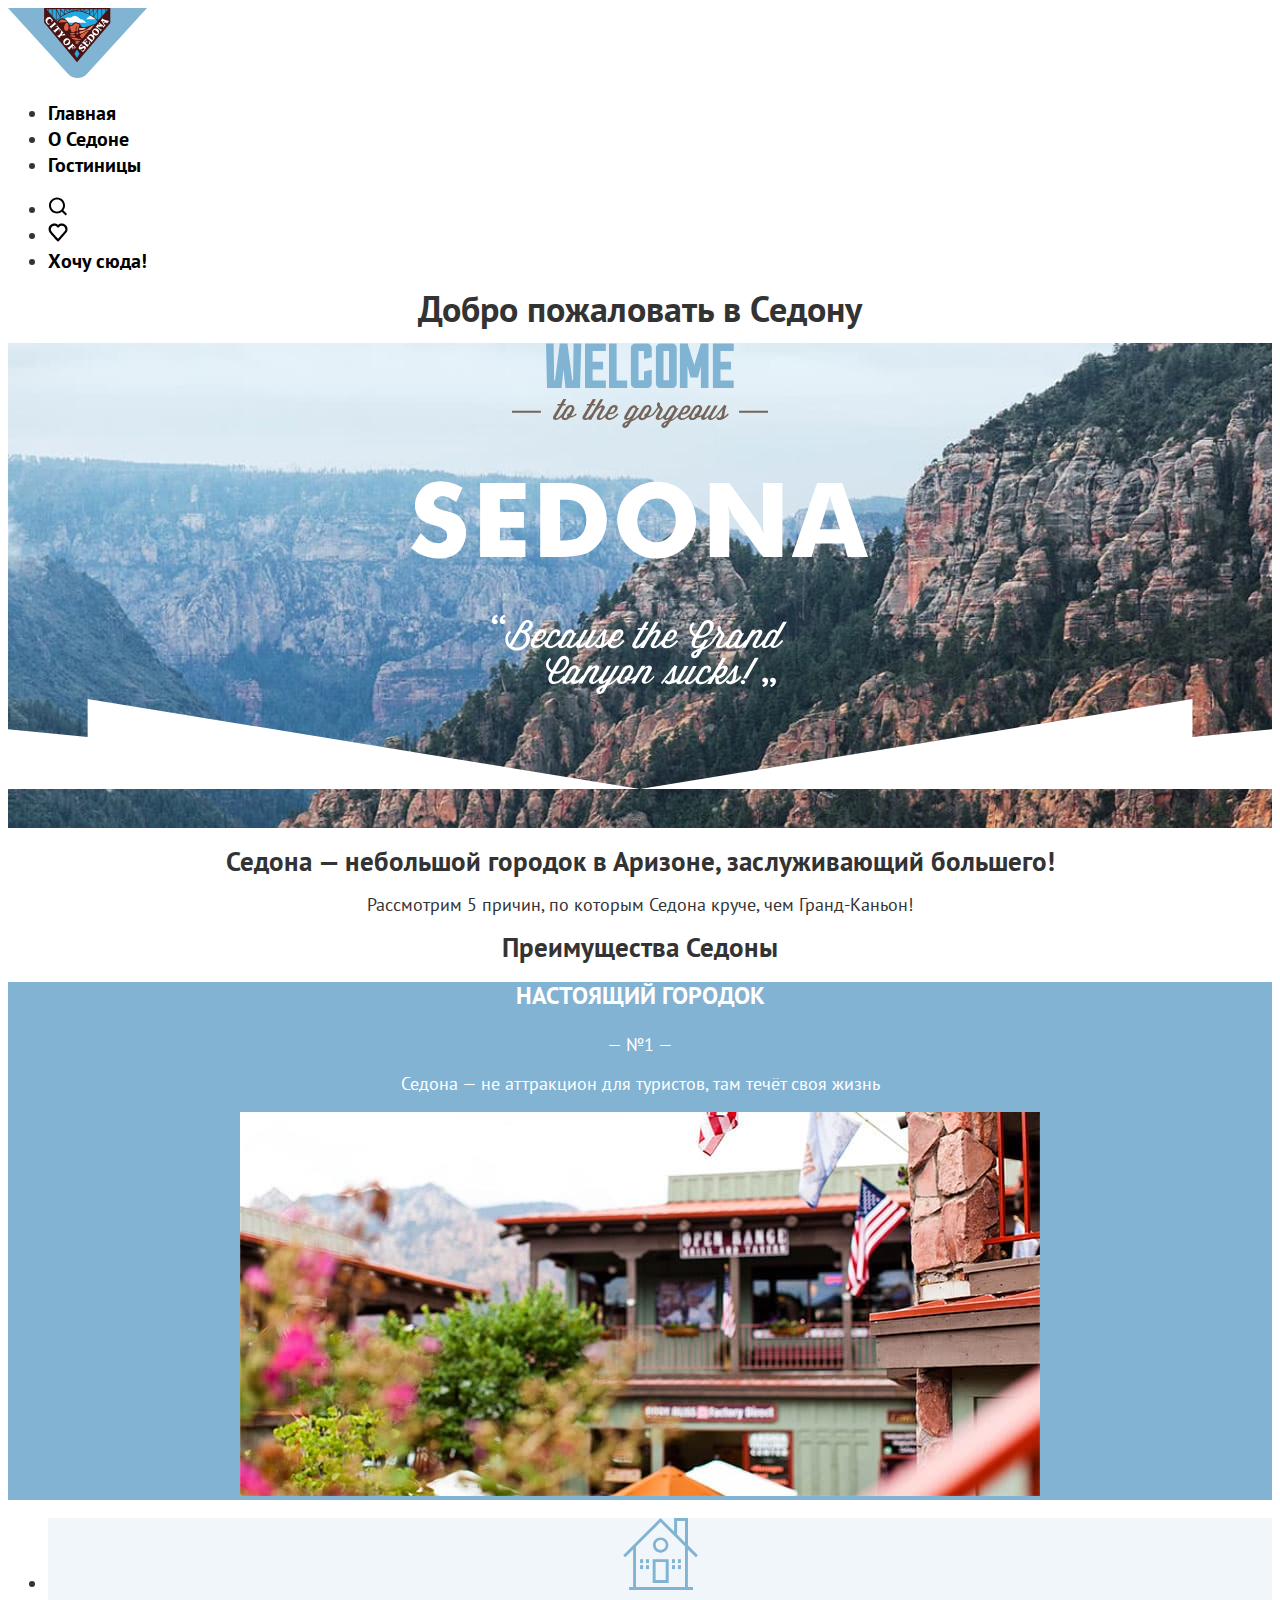
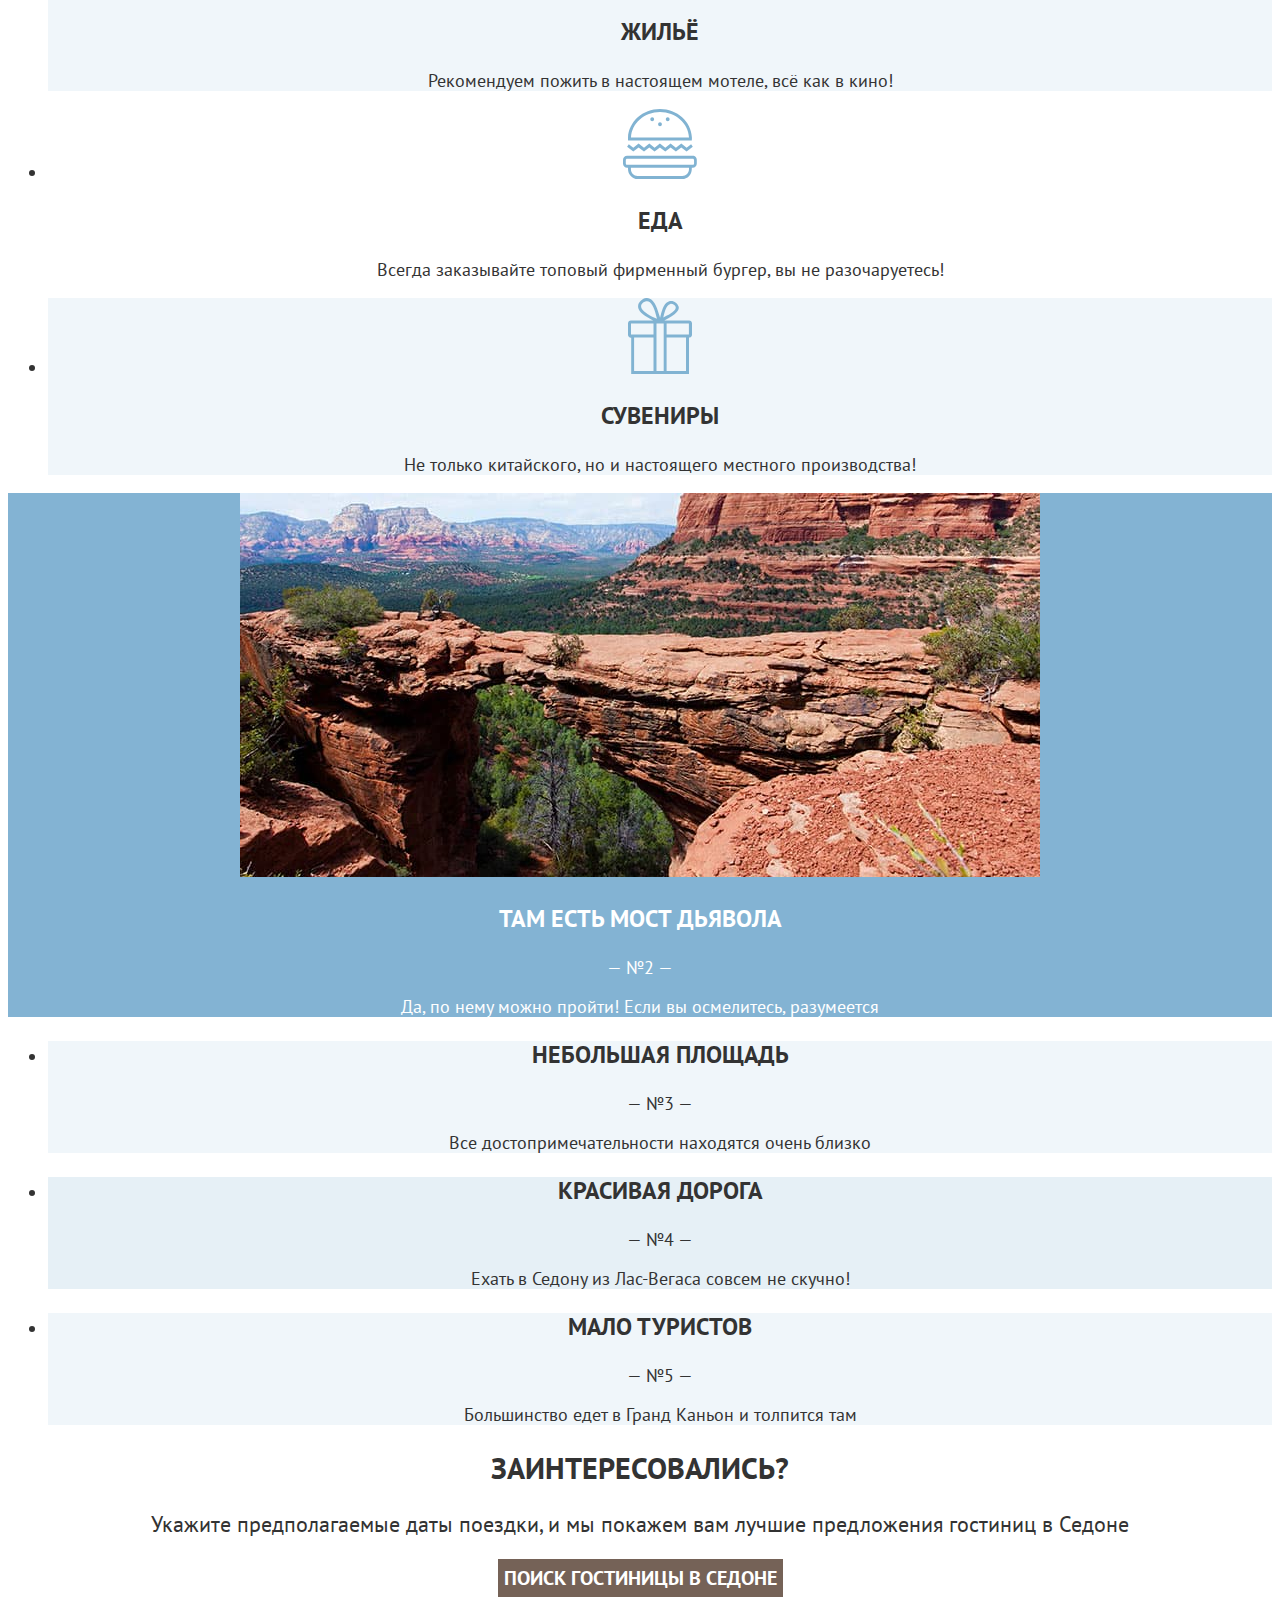
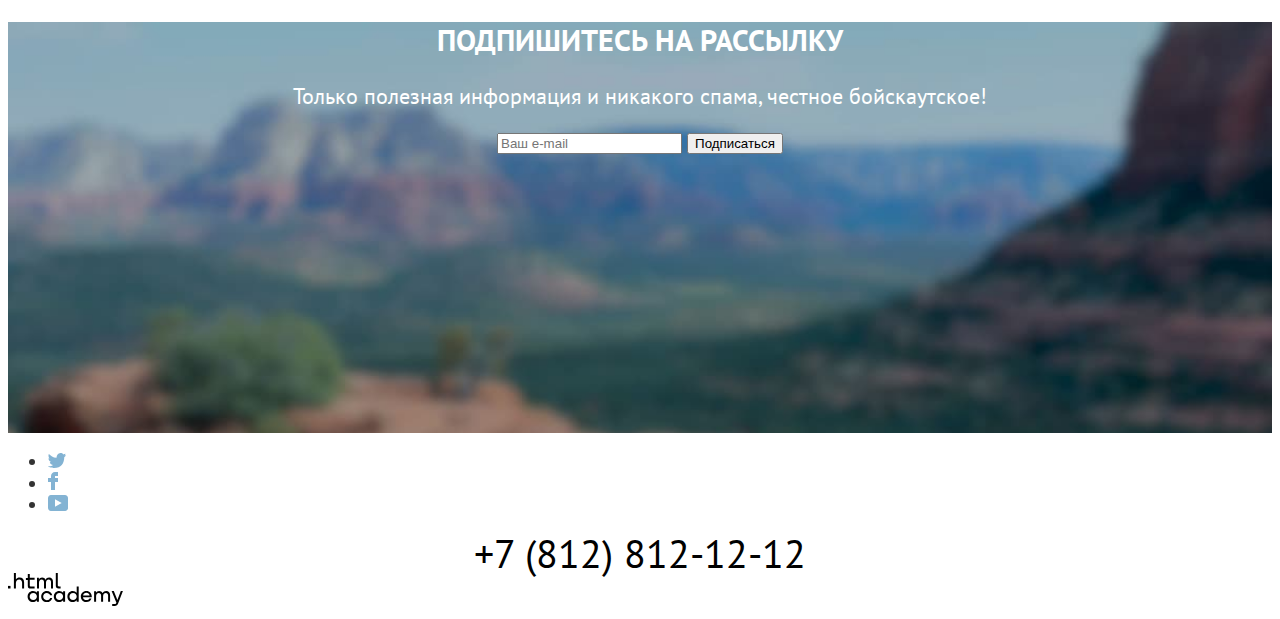
<file: 03-live-img-css/index.html>
<!DOCTYPE html>
<html lang="ru">
<head>
	<meta charset="UTF-8">
	<title>Sedona</title>
	<link rel="stylesheet" href="styles/styles.css">
</head>
<body>
	<header class="page-header">
		<img class="header-logo" width="139" height="70" src="images/logo.svg" alt="Логотип Седона">
		<nav class="navigation">
	    <ul class="navigation-list">
				<li class="navigation-item">
					<a class="navigation-link" href="index.html">Главная</a>
				</li>
				<li class="navigation-item">
					<a class="navigation-link" href="#">О Седоне</a>
				</li>
				<li class="navigation-item">
					<a class="navigation-link" href="catalog.html">Гостиницы</a>
				</li>
			</ul>
			<ul class="navigation-list navigation-buttons">
				<li class="navigation-item">
					<a class="navigation-link" href="#">
						<img class="navigation-image" width="20" height="19" src="images/icon-search.svg" alt="Поиск">
					</a>
				</li>
				<li class="navigation-item">
					<a class="navigation-link" href="#">
						<img class="navigation-image" width="20" height="19" src="images/icon-like.svg" alt="Лайк">
					</a>
				</li>
				<li class="navigation-item">
					<a class="navigation-link" href="#">Хочу сюда!</a>
				</li>
			</ul>
		</nav>
	</header>

	<main class="main-index">
		<section class="welcome">
			<h1 class="visually-hidden">Добро пожаловать в Седону</h1>
			<div class="welcome-banner">
				<img class="welcome-image" width="458" height="352" src="images/welcome.svg" alt="Добро пожаловать в Седону.">
				<img class="welcome-divider" width="1200" height="57" src="images/divider.svg" alt="Разделитель">
			</div>
			<h2 class="welcome-title">Седона — небольшой городок в Аризоне, заслуживающий большего!</h2>
			<p class="welcome-description">Рассмотрим 5 причин, по которым Седона круче, чем Гранд-Каньон!</p>
		</section>
		<section class="advantages">
			<h2 class="visually-hidden">Преимущества Седоны</h2>
			<div class="advantages-item advantages-item-1">
					<h3 class="advantages-title">Настоящий городок</h3>
					<span class="advatages-number">— №1 —</span>
					<p class="advantages-description">Седона — не аттракцион для туристов, там течёт своя жизнь</p>
					<img class="advantages-image" width="800" height="384" src="images/photo-1.jpg" alt="Настоящий городок">
			</div>
			<ul class="advantages-list">
				<li class="advantages-item advantages-item-2">
					<img class="advantages-image" width="75" height="72" src="images/icon-1.svg" alt="Жильё">
					<h3 class="advantages-title">Жильё</h3>
					<p class="advantages-description">Рекомендуем пожить в настоящем мотеле, всё как в кино!</p>
				</li>
				<li class="advantages-item advantages-item-3">
					<img class="advantages-list" width="74" height="70" src="images/icon-2.svg" alt="Еда">
					<h3 class="advantages-title">Еда</h3>
					<p class="advantages-description">Всегда заказывайте топовый фирменный бургер, вы не разочаруетесь!</p>
				</li>
				<li class="advantages-item advantages-item-4">
					<img class="advantages-list" width="64" height="76" src="images/icon-3.svg" alt="Сувениры">
					<h3 class="advantages-title">Сувениры</h3>
					<p class="advantages-description">Не только китайского, но и настоящего местного производства!</p>
				</li>
			</ul>
			<div class="advantages-item advantages-item-5">
				<img class="advantages-image" width="800" height="384" src="images/photo-2.jpg" alt="Там есть мост дьявола">
				<h3 class="advantages-title">Там есть мост дьявола</h3>
				<span class="advatages-number">— №2 —</span>
				<p class="advantages-description">Да, по нему можно пройти! Если вы осмелитесь, разумеется</p>
			</div>
			<ul class="advantages-list">
				<li class="advantages-item advantages-item-6 ">
					<h3 class="advantages-title">Небольшая площадь</h3>
					<span class="advantages-number">— №3 —</span>
					<p class="advantages-description">Все достопримечательности находятся очень близко</p>
				</li>
				<li class="advantages-item advantages-item-7">
					<h3 class="advantages-title">Красивая дорога</h3>
					<span class="advantages-number">— №4 —</span>
					<p class="advantages-description">Ехать в Седону из Лас-Вегаса совсем не скучно!</p>
				</li>
				<li class="advantages-item advantages-item-8">
					<h3 class="advantages-title">Мало туристов</h3>
					<span class="advantages-number">— №5 —</span>
					<p class="advantages-description">Большинство едет в Гранд Каньон и толпится там</p>
				</li>
			</ul>
	  </section>
		<section class="booking">
			<h2 class="booking-title">Заинтересовались?</h2>
			<p class="booking-description">Укажите предполагаемые даты поездки, и мы покажем вам лучшие предложения гостиниц в Седоне
			</p>
			<button class="booking-button">Поиск гостиницы в Седоне</button>
		</section>
	</main>

	<footer class="page-footer">
		<section class="subscription subscription-index">
			<h2 class="subscription-title">Подпишитесь на рассылку</h2>
			<p class="subscription-description">Только полезная информация и никакого спама,
			честное бойскаутское!</p>
			<form action="https://echo.htmlacademy.ru/" method="get">
				<input class="subscription-input" type="email" name="subscription" placeholder="Ваш e-mail">
				<button class="button" type="submit">Подписаться</button>
			</form>
		</section>
		<div class="footer-social">
			<ul class="footer-social-list">
				<li class="footer-social-item">
					<a class="button" href="https://twitter.com/htmlacademy_ru">
						<img src="images/social-twitter.svg" width="18" height="15" alt="Ссылка на твиттер">
					</a>
				</li>
				<li class="footer-social-item">
					<a class="button" href="https://www.facebook.com/htmlacademy">
						<img src="images/social-facebook.svg" width="10" height="18" alt="Ссылка на фейсбук">
					</a>
				</li>
				<li class="footer-social-item">
					<a class="button" href="https://www.youtube.com/c/HTMLAcademyRUS">
						<img src="images/social-youtube.svg" width="20" height="16" alt="Ссылка на ютуб">
					</a>
				</li>
			</ul>
		</div>
		<div class="footer-phone">
			<a href="tel:+78128121212">+7 (812) 812-12-12</a>
		</div>
		<div class="footer-logo">
			<a href="https://htmlacademy.ru/">
				<img class="footer-image" width="115" height="34" src="images/logo_htmlacademy.svg" alt="html academy logo">
			</a>
		</div>
	</footer>
</body>
</html>
</file>
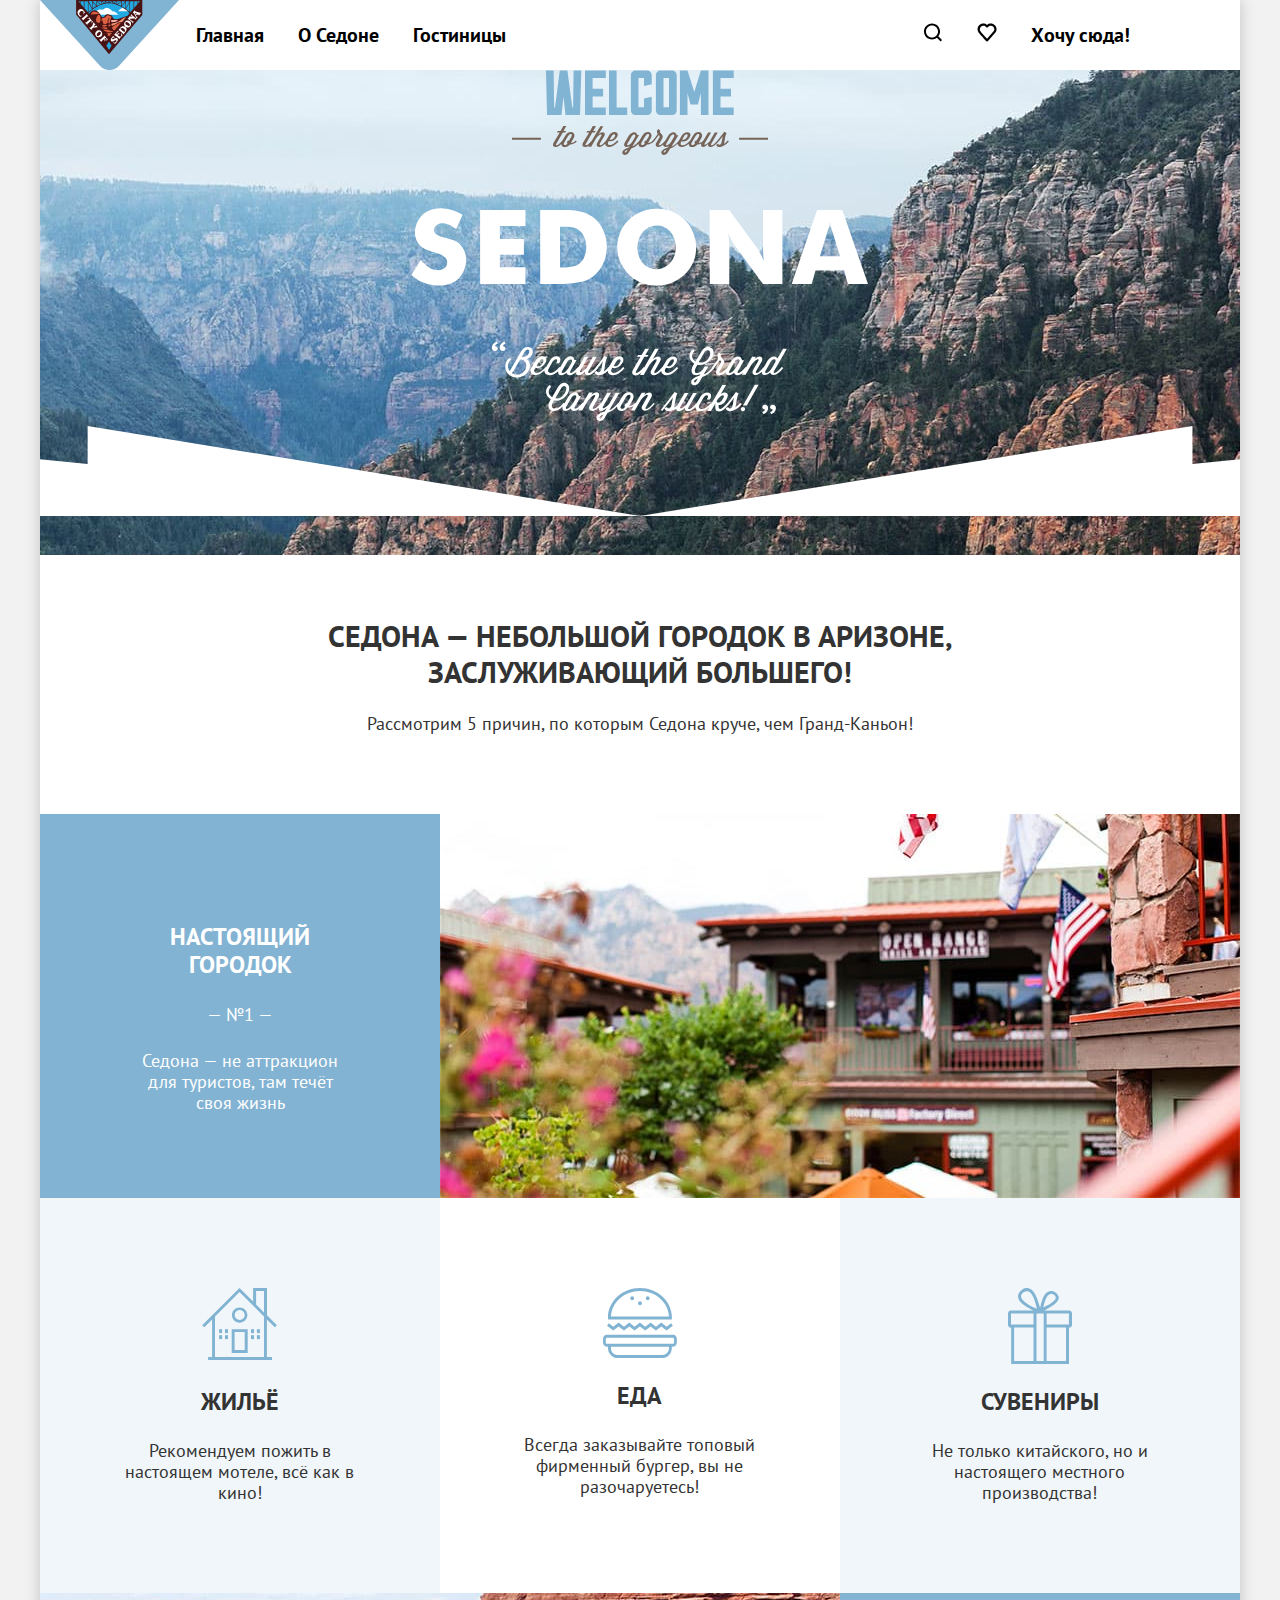
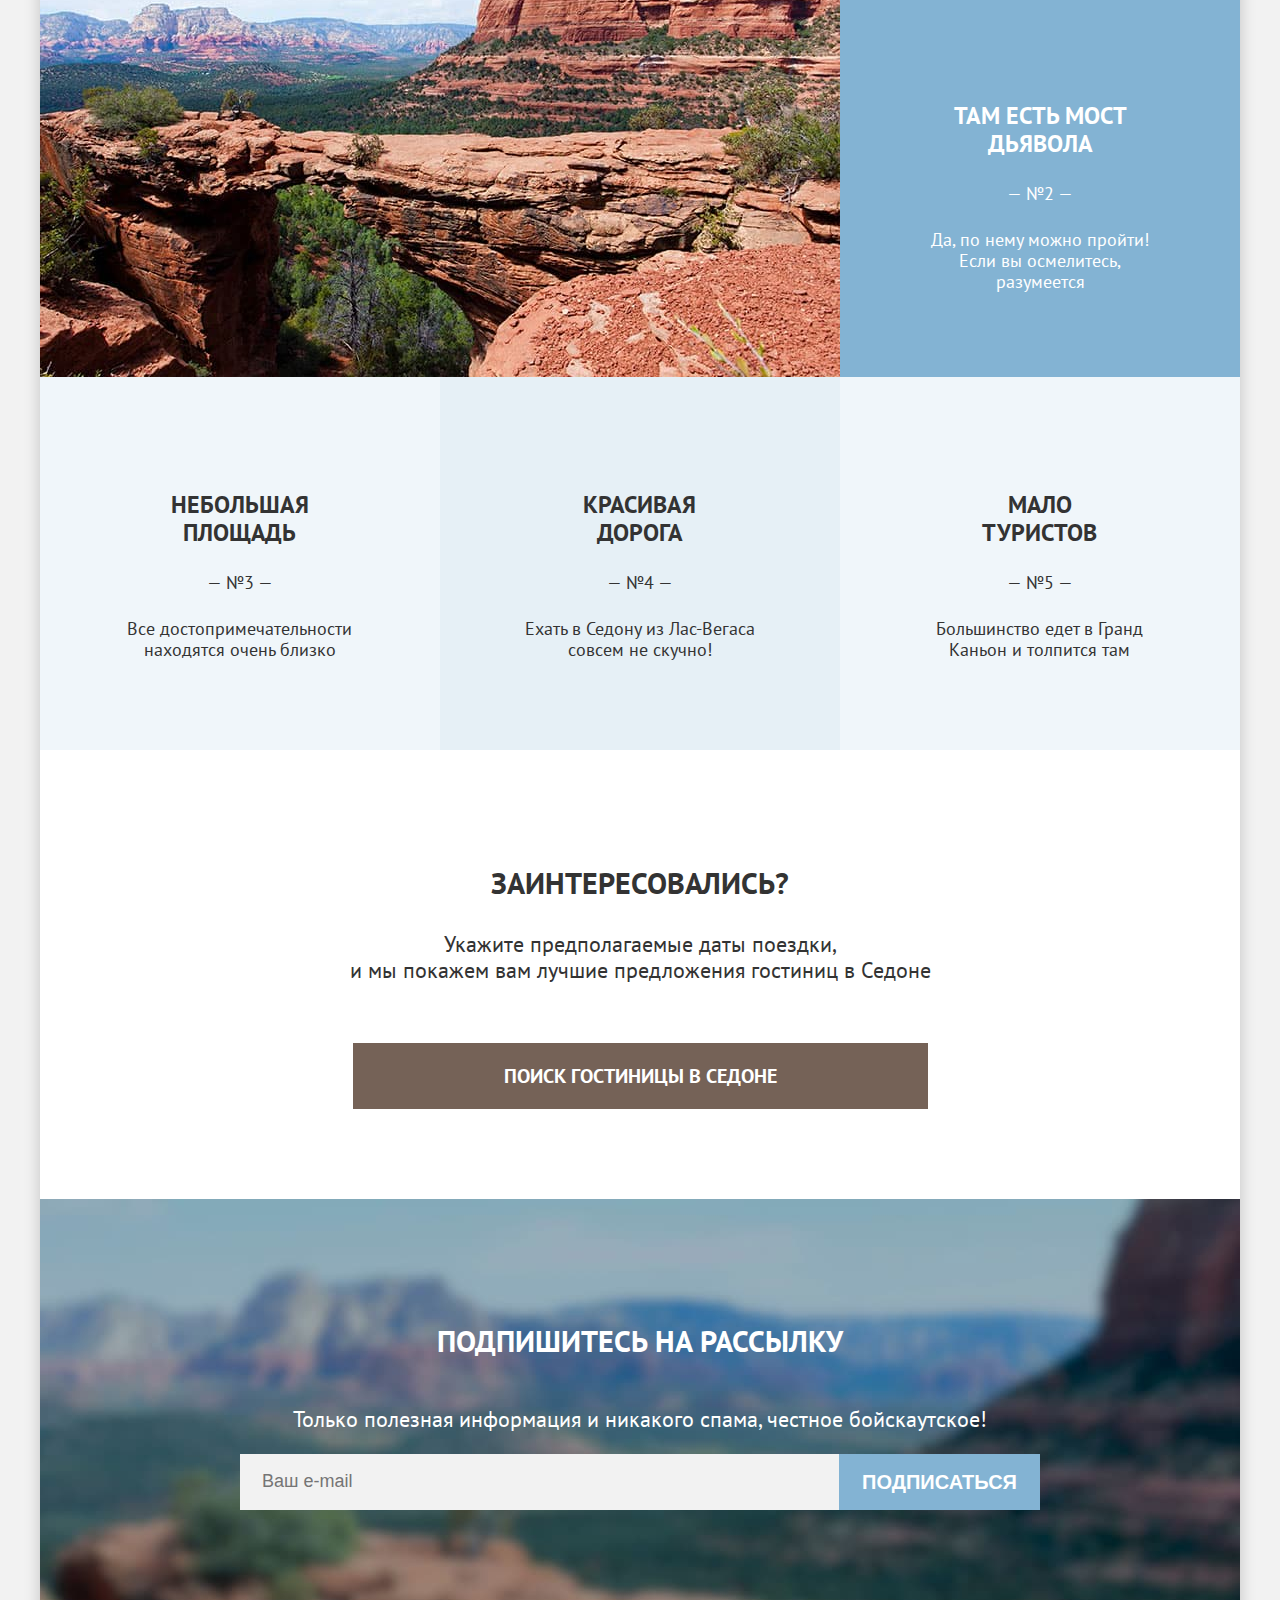
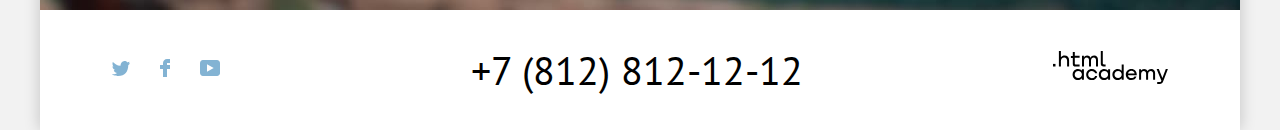
<file: 04-live-flex-model/index.html>
<!DOCTYPE html>
<html lang="ru">
<head>
	<meta charset="UTF-8">
	<title>Sedona</title>
	<link rel="stylesheet" href="styles/styles.css">
</head>
<body>
	<div class="page-container">
		<header class="page-header">
			<img class="header-logo" width="139" height="70" src="images/logo.svg" alt="Логотип Седона">
			<nav class="navigation">
				<ul class="navigation-list">
					<li class="navigation-item">
						<a class="navigation-link" href="index.html">Главная</a>
					</li>
					<li class="navigation-item">
						<a class="navigation-link" href="#">О Седоне</a>
					</li>
					<li class="navigation-item">
						<a class="navigation-link" href="catalog.html">Гостиницы</a>
					</li>
				</ul>
				<ul class="navigation-list navigation-buttons">
					<li class="navigation-item">
						<a class="navigation-link" href="#">
							<img class="navigation-image" width="20" height="19" src="images/icon-search.svg" alt="Поиск">
						</a>
					</li>
					<li class="navigation-item">
						<a class="navigation-link" href="#">
							<img class="navigation-image" width="20" height="19" src="images/icon-like.svg" alt="Лайк">
						</a>
					</li>
					<li class="navigation-item">
						<a class="navigation-link" href="#">Хочу сюда!</a>
					</li>
				</ul>
			</nav>
		</header>
		
		<main class="main-index">
			<section class="welcome">
				<h1 class="visually-hidden">Добро пожаловать в Седону</h1>
				<div class="welcome-banner">
					<img class="welcome-image" width="458" height="352" src="images/welcome.svg" alt="Добро пожаловать в Седону.">
					<img class="welcome-divider" width="1200" height="57" src="images/divider.svg" alt="Разделитель">
				</div>
				<div class="welcome-info">
					<h2 class="welcome-title">Седона — небольшой городок в Аризоне,<br> заслуживающий большего!</h2>
					<p class="welcome-description">Рассмотрим 5 причин, по которым Седона круче, чем Гранд-Каньон!</p>
				</div>
			</section>
			<section class="advantages">
				<h2 class="visually-hidden">Преимущества Седоны</h2>
				<div class="advantages-item advantages-item-1">
					<div class="advantages-item-1-content">
						<h3 class="advantages-title">Настоящий городок</h3>
						<span class="advantages-number">— №1 —</span>
						<p class="advantages-description">Седона — не аттракцион для туристов, там течёт своя жизнь</p>
					</div>
					<img class="advantages-image" width="800" height="384" src="images/photo-1.jpg" alt="Настоящий городок">
				</div>
				<ul class="advantages-list">
					<li class="advantages-item advantages-item-2">
						<img class="advantages-image" width="75" height="72" src="images/icon-1.svg" alt="Жильё">
						<h3 class="advantages-title">Жильё</h3>
						<p class="advantages-description">Рекомендуем пожить в настоящем мотеле, всё как в кино!</p>
					</li>
					<li class="advantages-item advantages-item-3">
						<img class="advantages-list" width="74" height="70" src="images/icon-2.svg" alt="Еда">
						<h3 class="advantages-title">Еда</h3>
						<p class="advantages-description">Всегда заказывайте топовый фирменный бургер, вы не разочаруетесь!</p>
					</li>
					<li class="advantages-item advantages-item-4">
						<img class="advantages-list" width="64" height="76" src="images/icon-3.svg" alt="Сувениры">
						<h3 class="advantages-title">Сувениры</h3>
						<p class="advantages-description">Не только китайского, но и настоящего местного производства!</p>
					</li>
				</ul>
				<div class="advantages-item advantages-item-5">
					<img class="advantages-image" width="800" height="384" src="images/photo-2.jpg" alt="Там есть мост дьявола">
					<div class="advantages-item-5-content">
						<h3 class="advantages-title">Там есть мост дьявола</h3>
						<span class="advantages-number">— №2 —</span>
						<p class="advantages-description">Да, по нему можно пройти! Если вы осмелитесь, разумеется</p>
					</div>
				</div>
				<ul class="advantages-list">
					<li class="advantages-item advantages-item-6 ">
						<h3 class="advantages-title">Небольшая<br> площадь</h3>
						<span class="advantages-number">— №3 —</span>
						<p class="advantages-description">Все достопримечательности находятся очень близко</p>
					</li>
					<li class="advantages-item advantages-item-7">
						<h3 class="advantages-title">Красивая<br> дорога</h3>
						<span class="advantages-number">— №4 —</span>
						<p class="advantages-description">Ехать в Седону из Лас-Вегаса совсем не скучно!</p>
					</li>
					<li class="advantages-item advantages-item-8">
						<h3 class="advantages-title">Мало<br> туристов</h3>
						<span class="advantages-number">— №5 —</span>
						<p class="advantages-description">Большинство едет в Гранд Каньон и толпится там</p>
					</li>
				</ul>
			</section>
			<section class="booking">
				<h2 class="booking-title">Заинтересовались?</h2>
				<p class="booking-description">Укажите предполагаемые даты поездки,<br> и мы покажем вам лучшие предложения гостиниц в Седоне
				</p>
				<button class="booking-button">Поиск гостиницы в Седоне</button>
			</section>
		</main>
		
		<footer class="page-footer">
			<section class="subscription subscription-index">
				<h2 class="subscription-title">Подпишитесь на рассылку</h2>
				<p class="subscription-description">Только полезная информация и никакого спама,
					честное бойскаутское!</p>
				<form class="subscription-form" action="https://echo.htmlacademy.ru/" method="get">
					<input class="subscription-input" type="email" name="subscription" placeholder="Ваш e-mail">
					<button class="subscription-button" type="submit">Подписаться</button>
				</form>
			</section>
			<div class="footer-wrapper">
				<div class="footer-social">
					<ul class="footer-social-list">
						<li class="footer-social-item">
							<a class="button" href="https://twitter.com/htmlacademy_ru">
								<img src="images/social-twitter.svg" width="18" height="15" alt="Ссылка на твиттер">
							</a>
						</li>
						<li class="footer-social-item">
							<a class="button" href="https://www.facebook.com/htmlacademy">
								<img src="images/social-facebook.svg" width="10" height="18" alt="Ссылка на фейсбук">
							</a>
						</li>
						<li class="footer-social-item">
							<a class="button" href="https://www.youtube.com/c/HTMLAcademyRUS">
								<img src="images/social-youtube.svg" width="20" height="16" alt="Ссылка на ютуб">
							</a>
						</li>
					</ul>
				</div>
				<div class="footer-phone">
					<a href="tel:+78128121212">+7 (812) 812-12-12</a>
				</div>
				<div class="footer-logo">
					<a href="https://htmlacademy.ru/">
						<img class="footer-image" width="115" height="34" src="images/logo_htmlacademy.svg" alt="html academy logo">
					</a>
				</div>
			</div>
		</footer>
	</div>
</body>
</html>
</file>
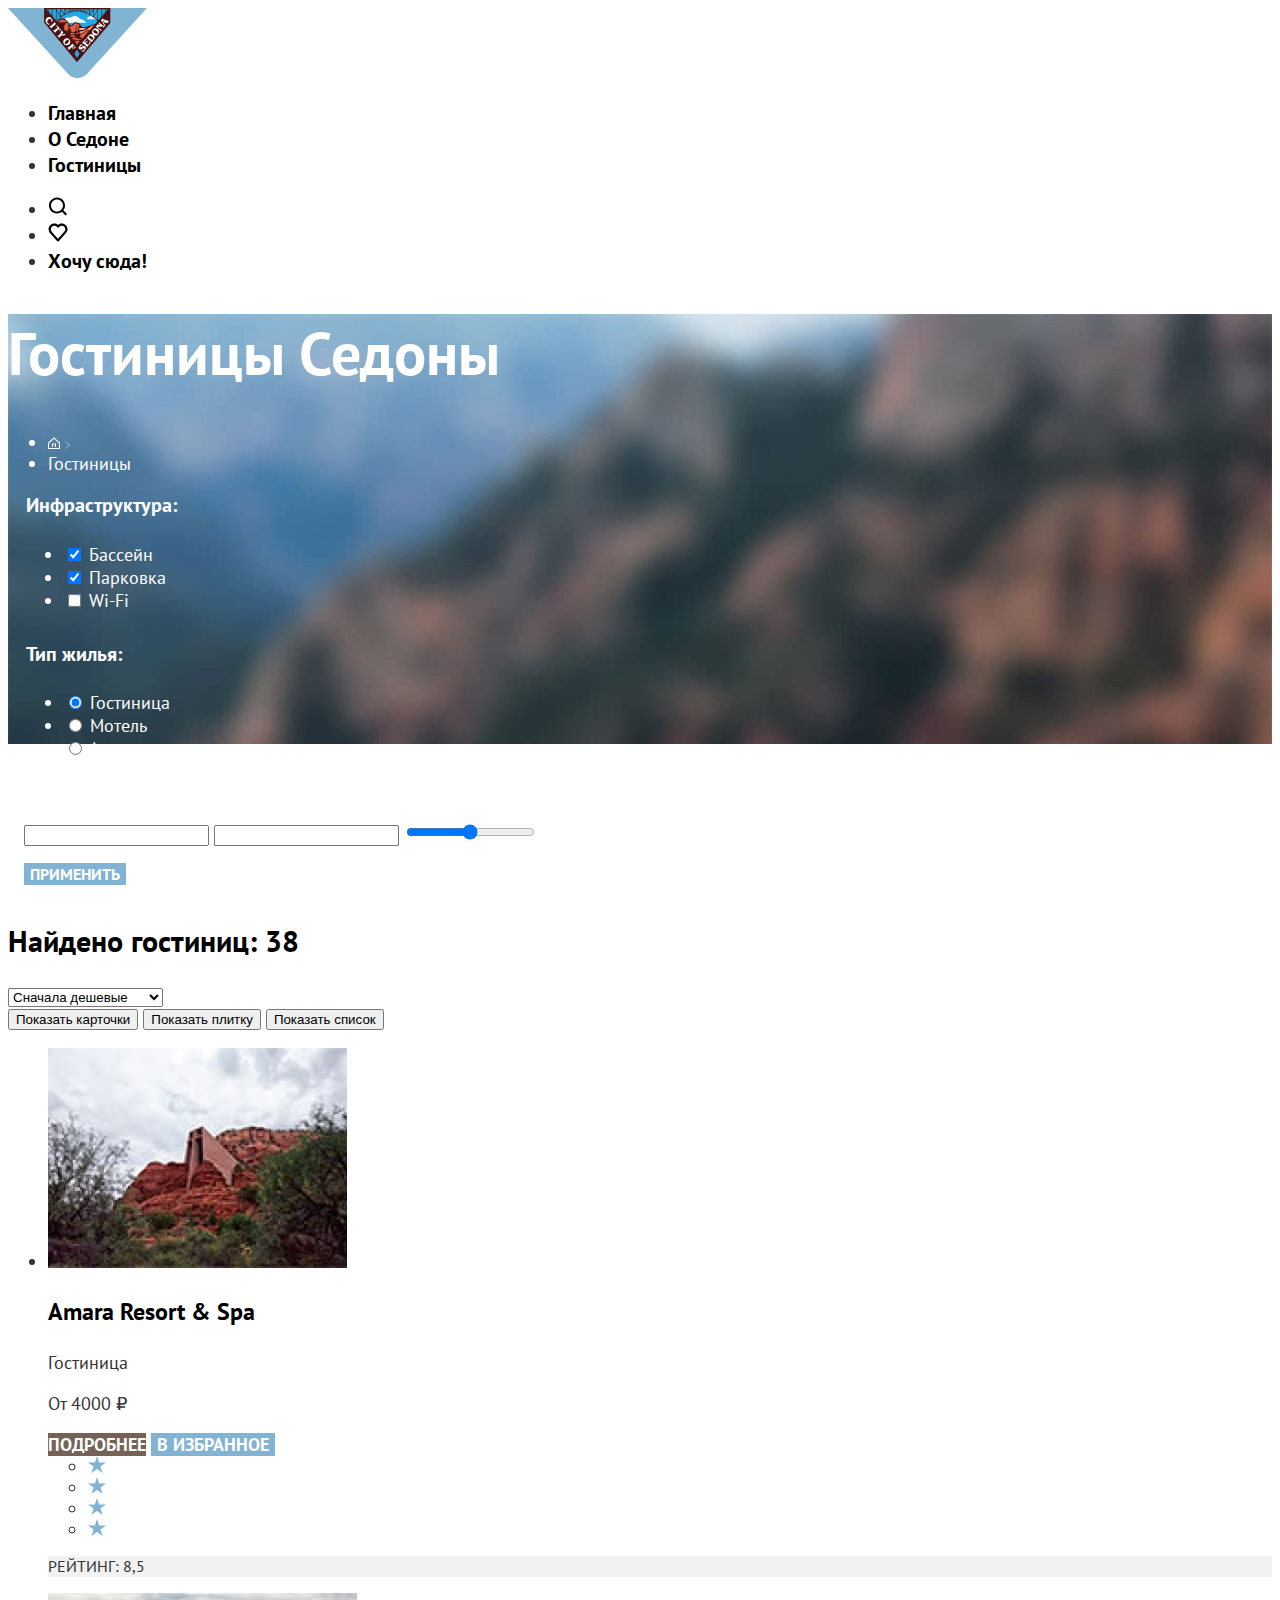
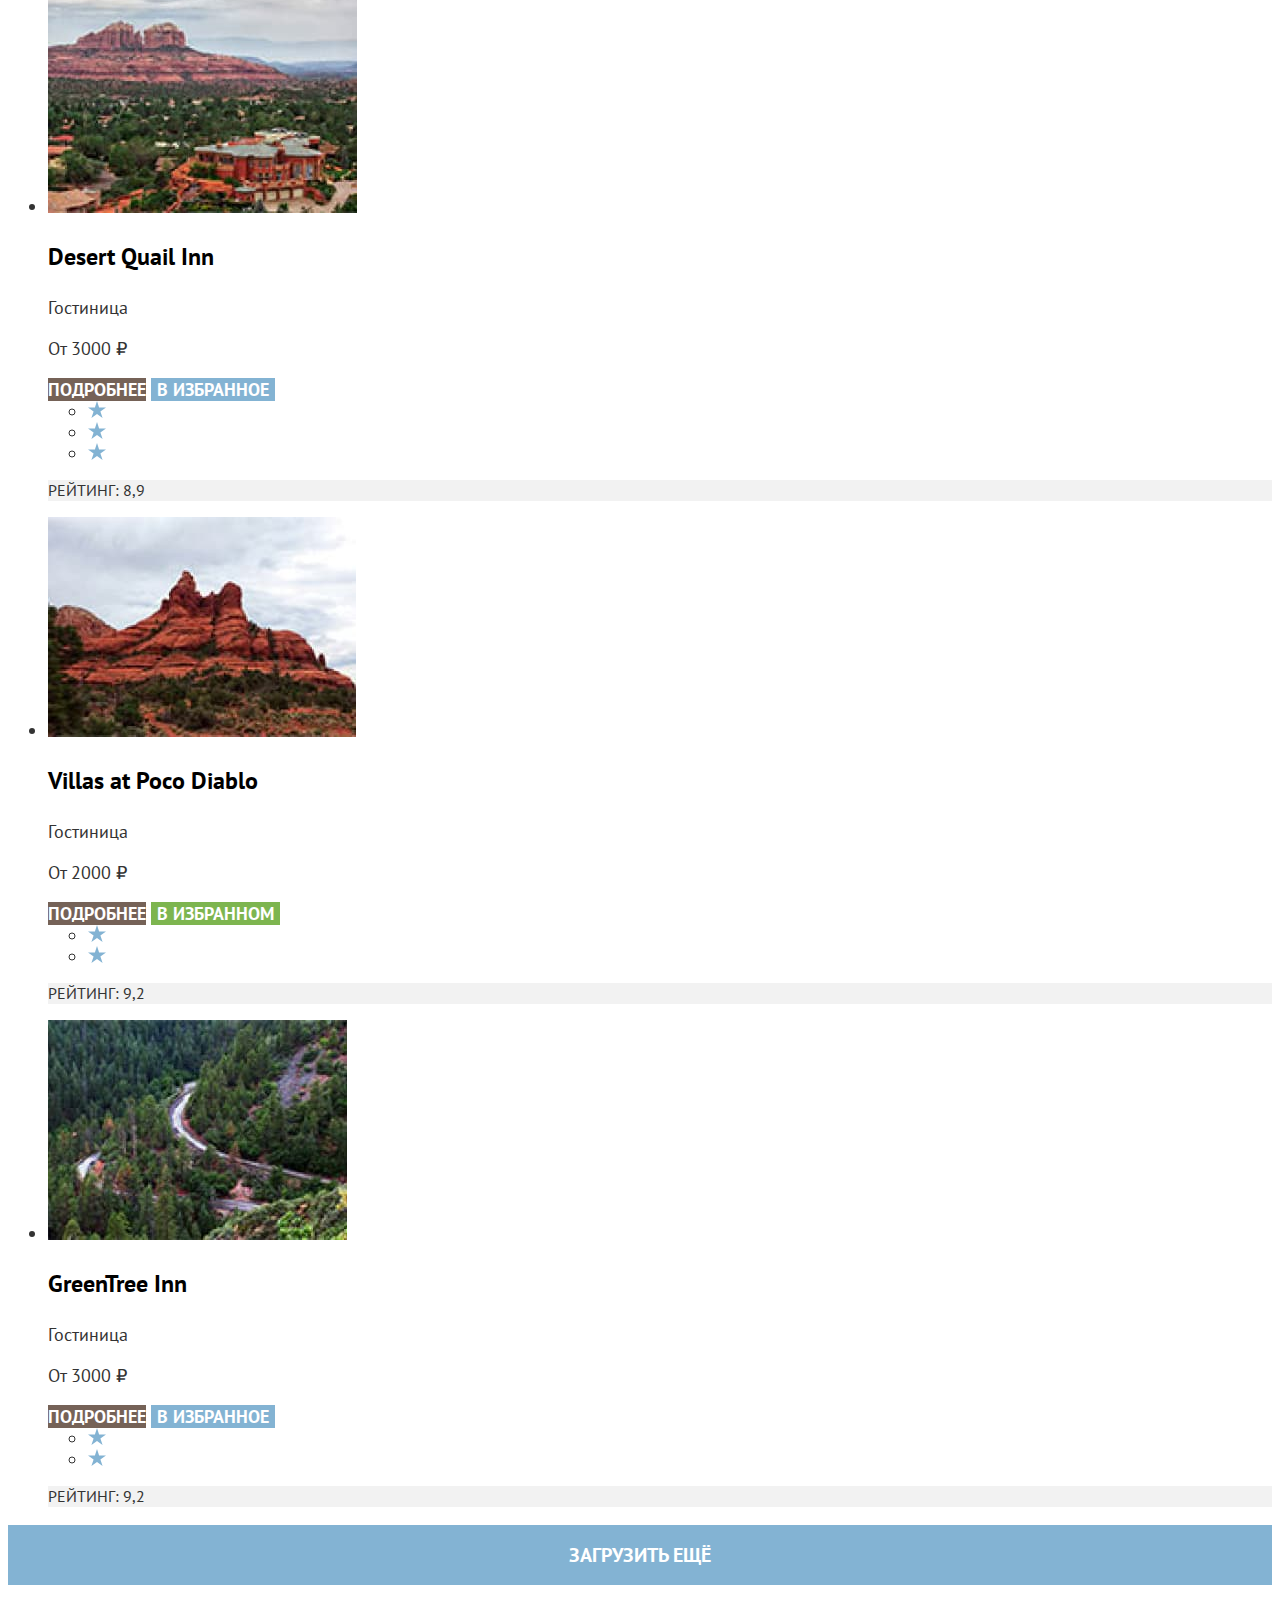
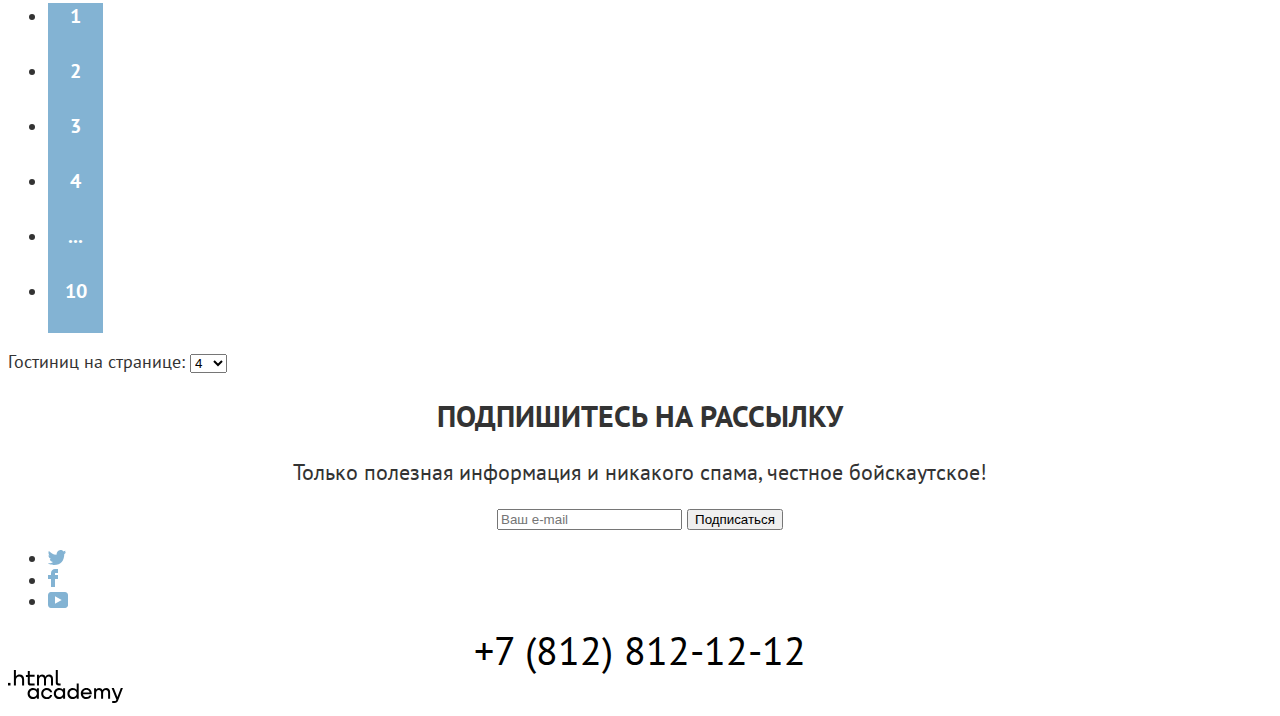
<file: 03-live-img-css/catalog.html>
<!DOCTYPE html>
<html lang="ru">
<head>
	<meta charset="UTF-8">
	<title>Sedona</title>
	<link rel="stylesheet" href="styles/styles.css">
</head>
<body>
	<header class="page-header">
		<img class="header-logo" width="139" height="70" src="images/logo.svg" alt="Логотип Седона">
		<nav class="navigation">
			<ul class="navigation-list">
				<li class="navigation-item">
					<a class="navigation-link" href="index.html">Главная</a>
				</li>
				<li class="navigation-item">
					<a class="navigation-link" href="#">О Седоне</a>
				</li>
				<li class="navigation-item">
					<a class="navigation-link" href="catalog.html">Гостиницы</a>
				</li>
				</ul>
				<ul class="navigation-list navigation-buttons">
					<li class="navigation-item">
						<a class="navigation-link" href="#">
							<img class="navigation-image" width="20" height="19" src="images/icon-search.svg" alt="Поиск">
						</a>
					</li>
					<li class="navigation-item">
						<a class="navigation-link" href="#">
							<img class="navigation-image" width="20" height="19" src="images/icon-like.svg" alt="Лайк">
						</a>
					</li>
					<li class="navigation-item">
						<a class="navigation-link" href="#">Хочу сюда!</a>
				</li>
			</ul>
		</nav>
	</header>

	<main class="main-catalog">
		<header class="header-catalog">
			<h1 class="header-title">Гостиницы Седоны</h1>
			<ul class="breadcrumbs-list">
				<li class="breadcrumbs-item">
					<a class="breadcrumbs-link" href="index.html">
						<img class="breadcrumbs-home" width="12" height="12" src="images/icon-home.svg" alt="">
					</a>
					<img class="breadcrumbs-home" width="5" height="8" src="images/nav-link.svg" alt="">
				</li>
				<li class="breadcrumbs-item">
					<a class="breadcrumbs-current">Гостиницы</a>
				</li>
			</ul>

			<form class="filter" action="https://echo.htmlacademy.ru/" method="get">
				<fieldset class="filter-group">
					<legend class="filter-title">Инфраструктура:</legend>
					<ul class="filter-list">
						<li class="filter-item">
							<input class="filter-checkbox" type="checkbox" name="swimming-pool" id="swimming-pool" checked>
							<label class="filter-label" for="swimming-pool">Бассейн</label>
						</li>
						<li class="filter-item">
							<input class="filter-checkbox" type="checkbox" name="parking" id="parking" checked>
							<label class="filter-label" for="parking">Парковка</label>
						</li>
						<li class="filter-item">
							<input class="filter-checkbox" type="checkbox" name="wi-fi" id="wi-fi">
							<label class="filter-label" for="wi-fi">Wi-Fi</label>
						</li>
					</ul>
				</fieldset>
				<fieldset class="filter-group">
					<legend class="filter-title">Тип жилья:</legend>
					<ul class="filter-list">
						<li class="filter-item">
							<input class="filter-radio" type="radio" name="flat-type" id="hotel" checked>
							<label class="filter-label" for="hotel">Гостиница</label>
						</li>
						<li class="filter-item">
							<input class="filter-radio" type="radio" name="flat-type" id="motel">
							<label class="filter-label" for="motel">Мотель</label>
						</li>
						<li class="filter-item">
							<input class="filter-radio" type="radio" name="flat-type" id="apartment">
							<label class="filter-label" for="apartment">Апартаменты</label>
						</li>
					</ul>
				</fieldset>
				<fieldset class="filter-group">
					<legend class="filter-title">Стоимость, ₽:</legend>
					<input class="filter-input" type="text" name="price-from">
					<input class="filter-input" type="text" name="price-to">
					<input class="filter-range" type="range" name="price">
				</fieldset>
				<fieldset class="filter-group">
					<button class="apply-button" type="submit">Применить</button>
					<button class="reset-button" type="reset">Сбросить</button>
				</fieldset>
			</form>
		</header>
	
		<section class="product-cards">
			<div class="sorting">
				<h2 class="sorting-title">Найдено гостиниц: 38</h2>
				<select class="select-control" aria-label="Сортировка">
					<option value="cheap">Сначала дешевые</option>
					<option value="expensive">Сначала дорогие</option>
					<option value="popular">Сначала популярные</option>
				</select>
				<div class="sorting-view">
					<button class="button button-current">
						<span class="visually-hidden">Показать карточки</span>
					</button>
					<button class="button button">
						<span class="visually-hidden">Показать плитку</span>
					</button>
					<button class="button">
						<span class="visually-hidden">Показать список</span>
					</button>
				</div>
			</div>

			<ul class="product-cards-list">
				<li class="product-cards-item">
					<img class="product-cards-image" width="299" height="220" src="images/hotel-1.jpg" alt="Amara Resort & Spa">
					<h3 class="product-cards-title">Amara Resort & Spa</h3>
					<p class="product-cards-type">Гостиница</p>
					<p class="product-cards-price">От 4000 ₽</p>
					<a class="product-card-button" href="">подробнее</a>
					<button class="product-favorite-button">В избранное</button>
					<ul class="product-cards-stars-list">
						<li class="product-cards-stars-item">
							<img class="star" width="18" height="17" src="images/star.svg" alt="1 Звезда">
						</li>
						<li class="product-cards-stars-item">
							<img class="star" width="18" height="17" src="images/star.svg" alt="2 Звезда">
						</li>
						<li class="product-cards-stars-item">
							<img class="star" width="18" height="17" src="images/star.svg" alt="3 Звезда">
						</li>
						<li class="product-cards-stars-item">
							<img class="star" width="18" height="17" src="images/star.svg" alt="4 Звезда">
						</li>
					</ul>
					<p class="product-cards-rating">Рейтинг: 8,5</p>
				</li>
				<li class="product-cards-item">
					<img class="product-cards-image" width="309" height="220" src="images/hotel-2.jpg" alt="Desert Quail Inn">
					<h3 class="product-cards-title">Desert Quail Inn</h3>
					<p class="product-cards-type">Гостиница</p>
					<p class="product-cards-price">От 3000 ₽</p>
					<a class="product-card-button" href="">подробнее</a>
					<button class="product-favorite-button">В избранное</button>
					<ul class="product-cards-stars-list">
						<li class="product-cards-stars-item">
							<img class="star" width="18" height="17" src="images/star.svg" alt="1 Звезда">
						</li>
						<li class="product-cards-stars-item">
							<img class="star" width="18" height="17" src="images/star.svg" alt="2 Звезда">
						</li>
						<li class="product-cards-stars-item">
							<img class="star" width="18" height="17" src="images/star.svg" alt="3 Звезда">
						</li>
					</ul>
					<p class="product-cards-rating">Рейтинг: 8,9</p>
				</li>
				<li class="product-cards-item">
					<img class="product-cards-image" width="308" height="220" src="images/hotel-3.jpg" alt="Villas at Poco Diablo">
					<h3 class="product-cards-title">Villas at Poco Diablo</h3>
					<p class="product-cards-type">Гостиница</p>
					<p class="product-cards-price">От 2000 ₽</p>
					<a class="product-card-button" href="">подробнее</a>
					<button class="product-favorite-button product-favorite-button-current">В избранном</button>
					<ul class="product-cards-stars-list">
						<li class="product-cards-stars-item">
							<img class="star" width="18" height="17" src="images/star.svg" alt="2 Звезда">
						</li>
						<li class="product-cards-stars-item">
							<img class="star" width="18" height="17" src="images/star.svg" alt="2 Звезда">
						</li>
					</ul>
					<p class="product-cards-rating">Рейтинг: 9,2</p>
				</li>
				<li class="product-cards-item">
					<img class="product-cards-image" width="299" height="220" src="images/hotel-4.jpg" alt="GreenTree Inn">
					<h3 class="product-cards-title">GreenTree Inn</h3>
					<p class="product-cards-type">Гостиница</p>
					<p class="product-cards-price">От 3000 ₽</p>
					<a class="product-card-button" href="">подробнее</a>
					<button class="product-favorite-button">В избранное</button>
					<ul class="product-cards-stars-list">
						<li class="product-cards-stars-item">
							<img class="star" width="18" height="17" src="images/star.svg" alt="1 Звезда">
						</li>
						<li class="product-cards-stars-item">
							<img class="star" width="18" height="17" src="images/star.svg" alt="2 Звезда">
						</li>
					</ul>
					<p class="product-cards-rating">Рейтинг: 9,2</p>
				</li>
			</ul>
		
			<div class="load-more">
				<button class="load-more-button">Загрузить ещё</button>
			</div>
		
			<div class="pagination-pages">
				<ul class="pagination-list">
					<li class="pagination-item">
						<a class="pagination-link pagination-current" href="#">1</a>
					</li>
					<li class="pagination-item">
						<a class="pagination-link" href="#">2</a>
					</li>
					<li class="pagination-item">
						<a class="pagination-link" href="#">3</a>
					</li>
					<li class="pagination-item">
						<a class="pagination-link" href="#">4</a>
					</li>
					<li class="pagination-item">
						<a class="pagination-link" href="#">...</a>
					</li>
					<li class="pagination-item">
						<a class="pagination-link" href="#">10</a>
					</li>
				</ul>
				<div class="items-on-page">
					<span>Гостиниц на странице:</span>
					<select class="select-control" aria-label="Гостиниц на странице">
						<option value="4">4</option>
						<option value="10">10</option>
						<option value="50">50</option>
					</select>
				</div>
			</div>
		</section>
	
	</main>

	<footer class="page-footer">
		<section class="subscription">
			<h2 class="subscription-title">Подпишитесь на рассылку</h2>
			<p class="subscription-description">Только полезная информация и никакого спама,
				честное бойскаутское!</p>
			<form action="https://echo.htmlacademy.ru/" method="get">
				<input class="subscription-input" type="email" name="subscription" placeholder="Ваш e-mail">
				<button class="button" type="submit">Подписаться</button>
			</form>
		</section>

		<div class="footer-social">
			<ul class="footer-social-list">
				<li class="footer-social-item">
					<a class="button" href="https://twitter.com/htmlacademy_ru">
						<img src="images/social-twitter.svg" width="18" height="15" alt="Ссылка на твиттер">
					</a>
				</li>
				<li class="footer-social-item">
					<a class="button" href="https://www.facebook.com/htmlacademy">
						<img src="images/social-facebook.svg" width="10" height="18" alt="Ссылка на фейсбук">
					</a>
				</li>
				<li class="footer-social-item">
					<a class="button" href="https://www.youtube.com/c/HTMLAcademyRUS">
						<img src="images/social-youtube.svg" width="20" height="16" alt="Ссылка на ютуб">
					</a>
				</li>
			</ul>
		</div>
		<div class="footer-phone">
			<a href="tel:+78128121212">+7 (812) 812-12-12</a>
		</div>
		<div class="footer-logo">
			<a href="https://htmlacademy.ru/">
				<img class="footer-image" width="115" height="34" src="images/logo_htmlacademy.svg" alt="html academy logo">
			</a>
		</div>
	</footer>
</body>
</html>
</file>
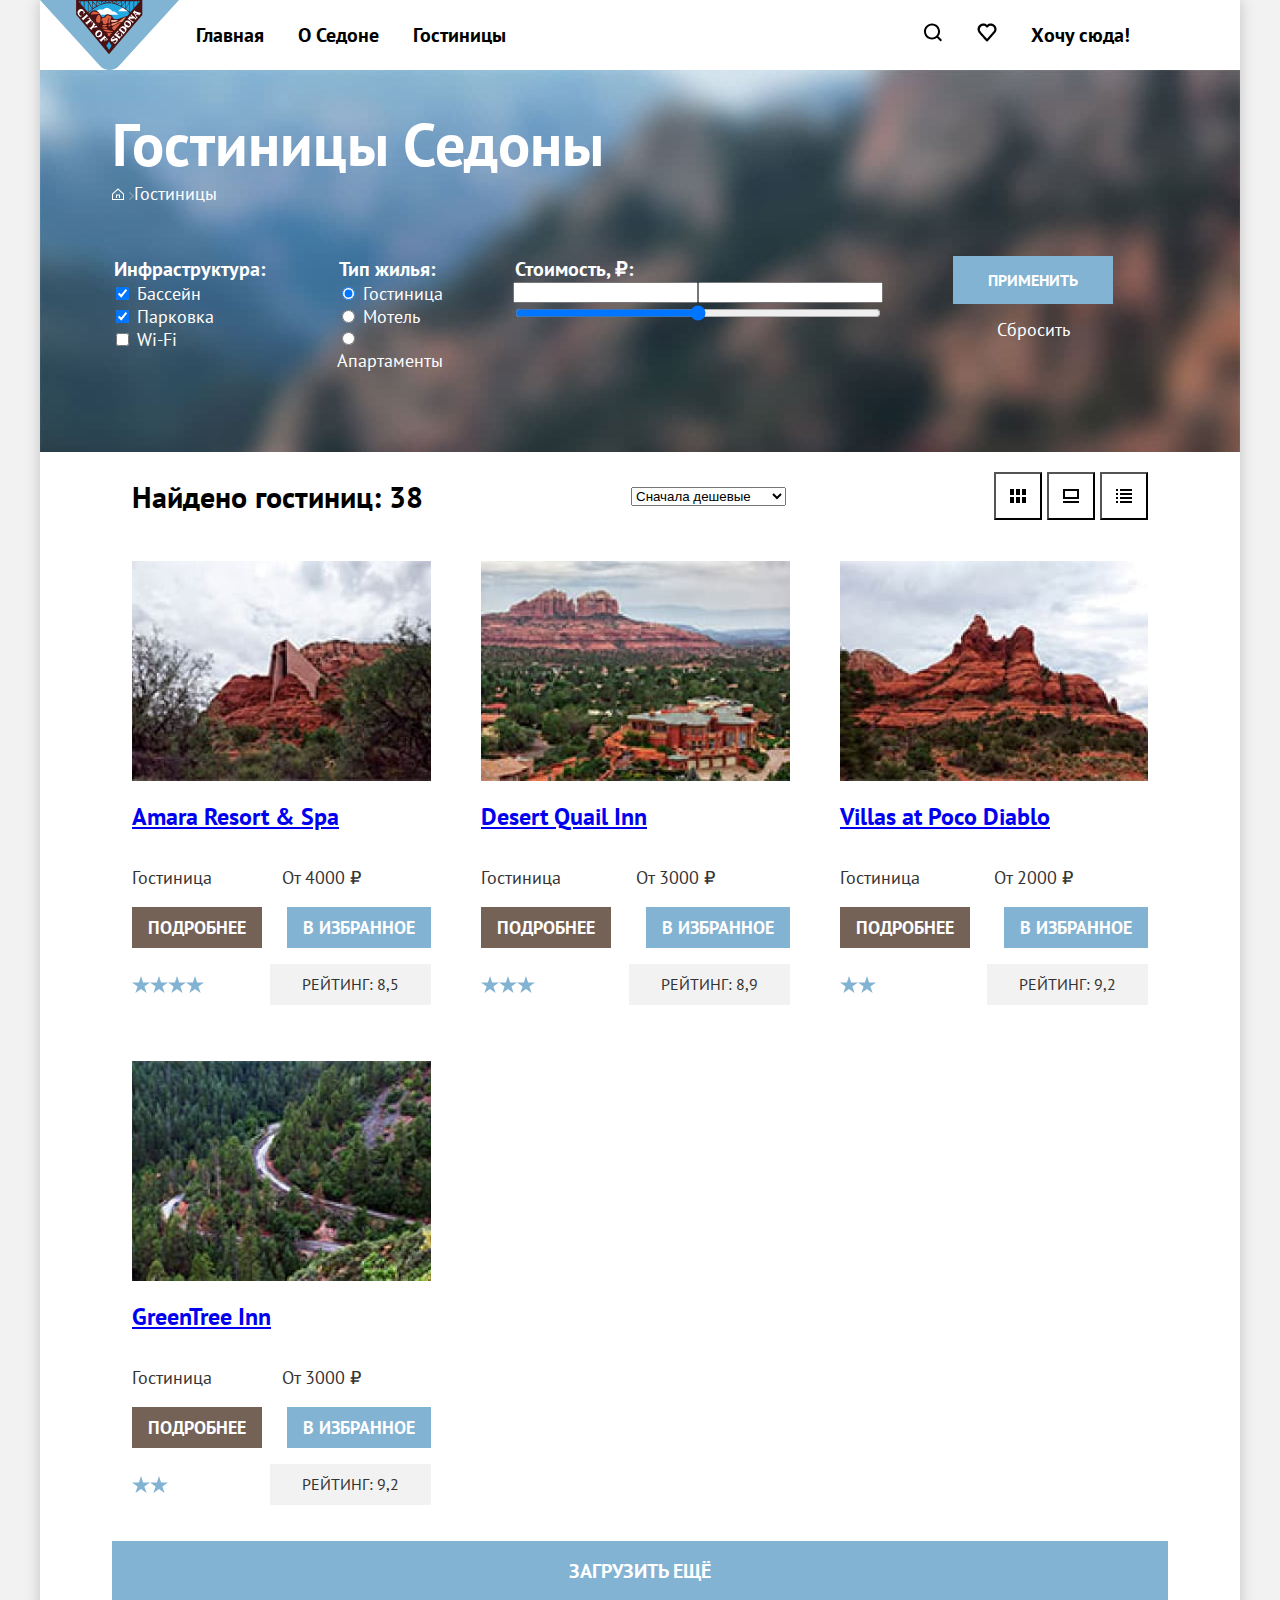
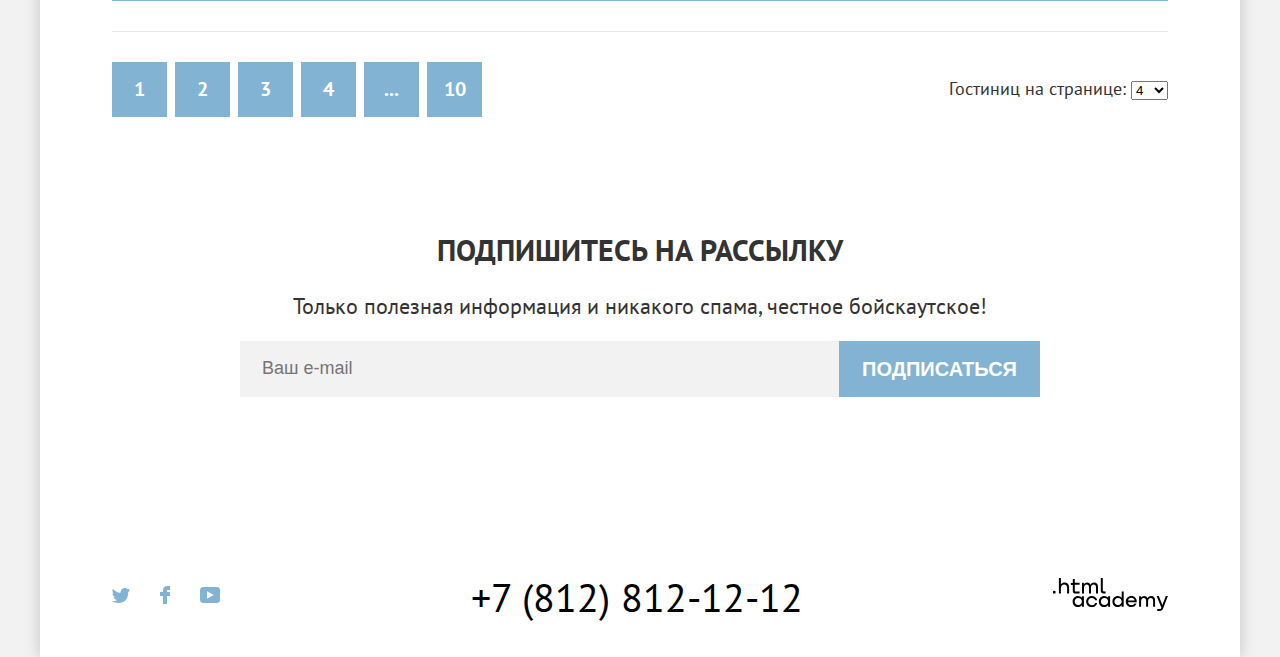
<file: 04-live-flex-model/catalog.html>
<!DOCTYPE html>
<html lang="ru">
<head>
	<meta charset="UTF-8">
	<title>Sedona</title>
	<link rel="stylesheet" href="styles/styles.css">
</head>
<body>
	<div class="page-container">
		<header class="page-header">
			<img class="header-logo" width="139" height="70" src="images/logo.svg" alt="Логотип Седона">
			<nav class="navigation">
				<ul class="navigation-list">
					<li class="navigation-item">
						<a class="navigation-link" href="index.html">Главная</a>
					</li>
					<li class="navigation-item">
						<a class="navigation-link" href="#">О Седоне</a>
					</li>
					<li class="navigation-item">
						<a class="navigation-link" href="catalog.html">Гостиницы</a>
					</li>
				</ul>
				<ul class="navigation-list navigation-buttons">
					<li class="navigation-item">
						<a class="navigation-link" href="#">
							<img class="navigation-image" width="20" height="19" src="images/icon-search.svg" alt="Поиск">
						</a>
					</li>
					<li class="navigation-item">
						<a class="navigation-link" href="#">
							<img class="navigation-image" width="20" height="19" src="images/icon-like.svg" alt="Лайк">
						</a>
					</li>
					<li class="navigation-item">
						<a class="navigation-link" href="#">Хочу сюда!</a>
					</li>
				</ul>
			</nav>
		</header>
		
		<main class="main-catalog">
			<header class="header-catalog">
				<h1 class="header-title">Гостиницы Седоны</h1>
				<ul class="breadcrumbs-list">
					<li class="breadcrumbs-item">
						<a class="breadcrumbs-link" href="index.html">
							<img class="breadcrumbs-home" width="12" height="12" src="images/icon-home.svg" alt="">
						</a>
						<img class="breadcrumbs-home" width="5" height="8" src="images/nav-link.svg" alt="">
					</li>
					<li class="breadcrumbs-item">
						<a class="breadcrumbs-current">Гостиницы</a>
					</li>
				</ul>
				
				<form class="filter" action="https://echo.htmlacademy.ru/" method="get">
					<fieldset class="filter-group">
						<legend class="filter-title">Инфраструктура:</legend>
						<ul class="filter-list">
							<li class="filter-item">
								<input class="filter-checkbox" type="checkbox" name="swimming-pool" id="swimming-pool" checked>
								<label class="filter-label" for="swimming-pool">Бассейн</label>
							</li>
							<li class="filter-item">
								<input class="filter-checkbox" type="checkbox" name="parking" id="parking" checked>
								<label class="filter-label" for="parking">Парковка</label>
							</li>
							<li class="filter-item">
								<input class="filter-checkbox" type="checkbox" name="wi-fi" id="wi-fi">
								<label class="filter-label" for="wi-fi">Wi-Fi</label>
							</li>
						</ul>
					</fieldset>
					<fieldset class="filter-group">
						<legend class="filter-title">Тип жилья:</legend>
						<ul class="filter-list">
							<li class="filter-item">
								<input class="filter-radio" type="radio" name="flat-type" id="hotel" checked>
								<label class="filter-label" for="hotel">Гостиница</label>
							</li>
							<li class="filter-item">
								<input class="filter-radio" type="radio" name="flat-type" id="motel">
								<label class="filter-label" for="motel">Мотель</label>
							</li>
							<li class="filter-item">
								<input class="filter-radio" type="radio" name="flat-type" id="apartment">
								<label class="filter-label" for="apartment">Апартаменты</label>
							</li>
						</ul>
					</fieldset>
					<fieldset class="filter-group">
						<legend class="filter-title">Стоимость, ₽:</legend>
						<div class="filter-input">
							<input class="filter-input" type="text" name="price-from">
							<input class="filter-input" type="text" name="price-to">
						</div>
						<input class="filter-range" type="range" name="price">
					</fieldset>
					<fieldset class="filter-group">
						<button class="apply-button" type="submit">Применить</button>
						<button class="reset-button" type="reset">Сбросить</button>
					</fieldset>
				</form>
			</header>
			
			<section class="product-cards">
				<div class="sorting">
					<h2 class="sorting-title">Найдено гостиниц: 38</h2>
					<select class="select-control" aria-label="Сортировка">
						<option value="cheap">Сначала дешевые</option>
						<option value="expensive">Сначала дорогие</option>
						<option value="popular">Сначала популярные</option>
					</select>
					<div class="sorting-view">
						<button class="button-tile">
							<span class="visually-hidden">Показать карточки</span>
						</button>
						<button class="button-slideshow">
							<span class="visually-hidden">Показать плитку</span>
						</button>
						<button class="button-list">
							<span class="visually-hidden">Показать список</span>
						</button>
					</div>
				</div>
				
				<ul class="product-cards-list">
					<li class="product-cards-item">
						<a href="#">
							<img class="product-cards-image" width="299" height="220" src="images/hotel-1.jpg" alt="Amara Resort & Spa">
						</a>
						<h3 class="product-cards-title">
							<a href="#">Amara Resort & Spa</a>
						</h3>
						<div class="product-cards-type-price">
							<p class="product-cards-type">Гостиница</p>
							<p class="product-cards-price">От 4000 ₽</p>
						</div>
						<div class="product-cards-buttons">
							<a class="product-cards-button" href="#">подробнее</a>
							<button class="product-favorite-button">В избранное</button>
						</div>
						<div class="product-cards-stars-rating">
							<ul class="product-cards-stars-list">
								<li class="product-cards-stars-item"></li>
								<li class="product-cards-stars-item"></li>
								<li class="product-cards-stars-item"></li>
								<li class="product-cards-stars-item"></li>
							</ul>
							<p class="product-cards-rating">Рейтинг: 8,5</p>
						</div>
					</li>
					<li class="product-cards-item">
						<a href="#">
							<img class="product-cards-image" width="309" height="220" src="images/hotel-2.jpg" alt="Desert Quail Inn">
						</a>
						<h3 class="product-cards-title">
							<a href="#">Desert Quail Inn</a>
						</h3>
						<div class="product-cards-type-price">
							<p class="product-cards-type">Гостиница</p>
							<p class="product-cards-price">От 3000 ₽</p>
						</div>
						<div class="product-cards-buttons">
							<a class="product-cards-button" href="#">подробнее</a>
							<button class="product-favorite-button">В избранное</button>
						</div>
						<div class="product-cards-stars-rating">
							<ul class="product-cards-stars-list">
								<li class="product-cards-stars-item"></li>
								<li class="product-cards-stars-item"></li>
								<li class="product-cards-stars-item"></li>
							</ul>
							<p class="product-cards-rating">Рейтинг: 8,9</p>
						</div>
					</li>
					<li class="product-cards-item">
						<a href="#">
							<img class="product-cards-image" width="308" height="220" src="images/hotel-3.jpg" alt="Villas at Poco Diablo">
						</a>
						<h3 class="product-cards-title">
							<a href="#">Villas at Poco Diablo</a>
						</h3>
						<div class="product-cards-type-price">
							<p class="product-cards-type">Гостиница</p>
							<p class="product-cards-price">От 2000 ₽</p>
						</div>
						<div class="product-cards-buttons">
							<a class="product-cards-button" href="#">подробнее</a>
							<button class="product-favorite-button">В избранное</button>
						</div>
						<div class="product-cards-stars-rating">
							<ul class="product-cards-stars-list">
								<li class="product-cards-stars-item"></li>
								<li class="product-cards-stars-item"></li>
							</ul>
							<p class="product-cards-rating">Рейтинг: 9,2</p>
						</div>
					</li>
					<li class="product-cards-item">
						<a href="#">
							<img class="product-cards-image" width="299" height="220" src="images/hotel-4.jpg" alt="GreenTree Inn">
						</a>
						<h3 class="product-cards-title">
							<a href="#">GreenTree Inn</a>
						</h3>
						<div class="product-cards-type-price">
							<p class="product-cards-type">Гостиница</p>
							<p class="product-cards-price">От 3000 ₽</p>
						</div>
						<div class="product-cards-buttons">
							<a class="product-cards-button" href="#">подробнее</a>
							<button class="product-favorite-button">В избранное</button>
						</div>
						<div class="product-cards-stars-rating">
							<ul class="product-cards-stars-list">
								<li class="product-cards-stars-item"></li>
								<li class="product-cards-stars-item"></li>
							</ul>
							<p class="product-cards-rating">Рейтинг: 9,2</p>
						</div>
					</li>
				</ul>
				
				<div class="load-more">
					<button class="load-more-button">Загрузить ещё</button>
				</div>
				
				<div class="pagination-pages">
					<ul class="pagination-list">
						<li class="pagination-item">
							<a class="pagination-link pagination-current" href="#">1</a>
						</li>
						<li class="pagination-item">
							<a class="pagination-link" href="#">2</a>
						</li>
						<li class="pagination-item">
							<a class="pagination-link" href="#">3</a>
						</li>
						<li class="pagination-item">
							<a class="pagination-link" href="#">4</a>
						</li>
						<li class="pagination-item">
							<a class="pagination-link" href="#">...</a>
						</li>
						<li class="pagination-item">
							<a class="pagination-link" href="#">10</a>
						</li>
					</ul>
					<div class="items-on-page">
						<span>Гостиниц на странице:</span>
						<select class="select-control" aria-label="Гостиниц на странице">
							<option value="4">4</option>
							<option value="10">10</option>
							<option value="50">50</option>
						</select>
					</div>
				</div>
			</section>
		
		</main>
		
		<footer class="page-footer">
			<section class="subscription">
				<h2 class="subscription-title">Подпишитесь на рассылку</h2>
				<p class="subscription-description">Только полезная информация и никакого спама,
					честное бойскаутское!</p>
				<form  class="subscription-form" action="https://echo.htmlacademy.ru/" method="get">
					<input class="subscription-input" type="email" name="subscription" placeholder="Ваш e-mail">
					<button class="subscription-button" type="submit">Подписаться</button>
				</form>
			</section>
			
			<div class="footer-wrapper">
				<div class="footer-social">
					<ul class="footer-social-list">
						<li class="footer-social-item">
							<a class="button" href="https://twitter.com/htmlacademy_ru">
								<img src="images/social-twitter.svg" width="18" height="15" alt="Ссылка на твиттер">
							</a>
						</li>
						<li class="footer-social-item">
							<a class="button" href="https://www.facebook.com/htmlacademy">
								<img src="images/social-facebook.svg" width="10" height="18" alt="Ссылка на фейсбук">
							</a>
						</li>
						<li class="footer-social-item">
							<a class="button" href="https://www.youtube.com/c/HTMLAcademyRUS">
								<img src="images/social-youtube.svg" width="20" height="16" alt="Ссылка на ютуб">
							</a>
						</li>
					</ul>
				</div>
				<div class="footer-phone">
					<a href="tel:+78128121212">+7 (812) 812-12-12</a>
				</div>
				<div class="footer-logo">
					<a href="https://htmlacademy.ru/">
						<img class="footer-image" width="115" height="34" src="images/logo_htmlacademy.svg" alt="html academy logo">
					</a>
				</div>
			</div>
		</footer>
	</div>
</body>
</html>
</file>
<file: 03-live-img-css/styles/styles.css>
@font-face {
	font-family: "PT Sans";
	font-style: normal;
	font-weight: 400;
	src: url("../fonts/ptsans-400.woff2") format("woff2");
	font-display: swap;
}

@font-face {
	font-family: "PT Sans";
	font-style: normal;
	font-weight: 700;
	src: url("../fonts/ptsans-700.woff2") format("woff2");
	font-display: swap;
}

body {
	font-family: "PT Sans", sans-serif;
	font-size: 18px;
	line-height: 21px;
	color: #333333;
	background-color: #ffffff;
}

.navigation-link {
	color: #000000;
	font-weight: 700;
	font-size: 20px;
	line-height: 26px;
	text-decoration: none;
}

.welcome {
	text-align: center;
}

.welcome-banner {
	background-color: #ffffff;
	color: #000000;
	background-image: url(../images/index-background.jpg);
	background-repeat: no-repeat;
	background-size: 100% auto;
	height: 485px;
}

.welcome-divider {
	width: 100%;
	height: 90px;
	object-fit: cover;
}

.advantages {
	text-align: center;
}

.advantages-item h3 {
	text-transform: uppercase;
	font-size: 24px;
	line-height: 28px;
	font-weight: 700;
}

.advantages-item p {
	font-size: 18px;
	line-height: 21px;
}

.advantages-item-1,
.advantages-item-5 {
	background-color: #83B3D3;
	color: #ffffff;
}

.advantages-item-2,
.advantages-item-4,
.advantages-item-6,
.advantages-item-8 {
	background-color: rgba(131, 179, 211, 0.12);
}

.advantages-item-3 {
	background-color: #ffffff;
}

.advantages-item-7 {
	background-color: rgba(131, 179, 211, 0.2);
}

.booking {
	text-align: center;
	color: #333333;
}

.booking-title {
	text-transform: uppercase;
	font-weight: 700;
	font-size: 30px;
	line-height: 36px;
}

.booking-description {
	font-size: 22px;
	line-height: 26px;
}

.booking-button {
	text-transform: uppercase;
	color: #ffffff;
	background-color: #756257;
	border: 0;
	font-size: 20px;
	line-height: 36px;
	font-weight: 700;
	font-family: "PT Sans", sans-serif;
}


.subscription {
	text-align: center;
}
.subscription-index {
	background-image: url(../images/background.jpg);
	background-repeat: no-repeat;
	background-size: 100% auto;
	height: 411px;
	color: #ffffff;
}

.subscription-title {
	text-transform: uppercase;
	font-size: 30px;
	line-height: 36px;
}

.subscription-description {
	font-size: 22px;
	line-height: 26px;
}

.footer-phone {
	text-align: center;
}

.footer-phone a {
	text-decoration: none;
	color: #000000;
	font-size: 40px;
	line-height: 40px;
}


.header-catalog {
	background-image: url(../images/catalog-background.jpg);
	background-repeat: no-repeat;
	background-size: 100% auto;
	color: #ffffff;
}

.header-title {
	font-size: 60px;
	line-height: 78px;
	font-weight: 700;
}

.breadcrumbs-link {
	text-decoration: none;
}

.filter-group {
	border: 0;
}

.filter-title {
	font-weight: 700;
	font-size: 20px;
	line-height: 26px;
}

.filter-label {
	line-height: 23px;
}

.apply-button {
	background-color: #83B3D3;
	text-transform: uppercase;
	color: inherit;
	font-family: inherit;
	border: 0;
	font-weight: 700;
	font-size: 16px;
}

.reset-button {
	color: inherit;
	font-family: inherit;
	background-color: transparent;
	border: 0;
}

.sorting-title {
	font-size: 30px;
	line-height: 39px;
	color: #000000;
}

.product-cards-title {
	font-size: 24px;
	line-height: 31px;
	color: #000000;
}

.product-cards-type,
.product-cards-price {
	line-height: 23px;
}

.product-card-button {
	background-color: #756257;
	color: #ffffff;
	text-decoration: none;
	font-family: inherit;
	text-transform: uppercase;
	font-weight: 700;
}

.product-favorite-button {
	background-color: #83B3D3;
	color: #ffffff;
	border: 0;
	font-family: inherit;
	text-transform: uppercase;
	font-size: 18px;
	line-height: 21px;
	font-weight: 700;
}

.product-favorite-button-current {
	background-color: #7DB54F;
}

.product-cards-rating {
	background-color: #F2F2F2;
	text-transform: uppercase;
	font-size: 16px;
}

.load-more-button {
	background-color: #83B3D3;
	color: #ffffff;
	font-size: 20px;
	line-height: 26px;
	text-transform: uppercase;
	font-family: inherit;
	border: 0;
	font-weight: 700;
	width: 100%;
	height: 60px;
}

.pagination-item {
	background-color: #83B3D3;
	width: 55px;
	height: 55px;
	text-align: center;
}

.pagination-link {
	color: #ffffff;
	font-size: 20px;
	line-height: 26px;
	font-weight: 700;
	text-transform: uppercase;
	text-decoration: none;
}
</file>
<file: 04-live-flex-model/styles/styles.css>
@font-face {
	font-family: "PT Sans";
	font-style: normal;
	font-weight: 400;
	src: url("../fonts/ptsans-400.woff2") format("woff2");
	font-display: swap;
}

@font-face {
	font-family: "PT Sans";
	font-style: normal;
	font-weight: 700;
	src: url("../fonts/ptsans-700.woff2") format("woff2");
	font-display: swap;
}

html {
	height: 100%;
}


body {
	font-family: "PT Sans", sans-serif;
	font-size: 18px;
	line-height: 21px;
	color: #333333;
	background-color: #F2F2F2;
	display: flex;
	flex-flow: column;
	height: 100%;
	margin: 0;
}

.page-container {
	width: 100%;
	max-width: 1200px;
	margin: 0 auto;
	background-color: #ffffff;
	box-shadow: 0 0 15px rgba(0, 0, 0, 0.2);
}

main {
	flex-grow: 1;
}

.page-header {
	display: flex;
}

.visually-hidden {
	display: none;
}

.navigation {
	display: flex;
	width: 100%;
	justify-content: space-between;
}

.navigation-list {
	display: flex;
	align-items: center;
	margin: 0;
	padding: 0;
	list-style: none;
}

.navigation-buttons {
	margin-right: 93px;
}

.navigation-item {
	margin: 0 17px;
}

.navigation-link {
	color: #000000;
	font-weight: 700;
	font-size: 20px;
	line-height: 26px;
	text-decoration: none;
}

.welcome {
	text-align: center;
}

.welcome-banner {
	background-color: #ffffff;
	color: #000000;
	background-image: url(../images/index-background.jpg);
	background-repeat: no-repeat;
	background-size: 100% auto;
	height: 485px;
}

.welcome-info {
	padding: 63px 0 80px;
}

.welcome-title {
	text-transform: uppercase;
	font-size: 30px;
	line-height: 36px;
	margin: 0 0 23px;
}

.welcome-description {
	margin: 0;
}

.welcome-divider {
	width: 100%;
	height: 90px;
	object-fit: cover;
}

.advantages {
	text-align: center;
	display: flex;
	flex-flow: wrap;
}

.advantages-list {
	display: flex;
	width: 100%;
	margin: 0;
	padding: 0;
	list-style: none;
}

.advantages-item {
	width: 33.33%;
}

.advantages-item h3 {
	text-transform: uppercase;
	font-size: 24px;
	line-height: 28px;
	font-weight: 700;
}

.advantages-number {
	margin: 25px 0;
	display: block;
}

.advantages-item p {
	font-size: 18px;
	line-height: 21px;
	margin: 0;

}

.advantages-item-1-content,
.advantages-item-5-content {
	padding: 0 90px;
}

.advantages-item-1,
.advantages-item-5 {
	background-color: #83B3D3;
	color: #ffffff;
	width: 100%;
	display: flex;
	align-items: center;
}

.advantages-item-2,
.advantages-item-4,
.advantages-item-6,
.advantages-item-8 {
	background-color: rgba(131, 179, 211, 0.12);
	padding: 90px 75px;
	box-sizing: border-box;
}

.advantages-item-3 {
	background-color: #ffffff;
	padding: 90px 75px;
	box-sizing: border-box;
}

.advantages-item-7 {
	background-color: rgba(131, 179, 211, 0.2);
	padding: 90px 75px;
	box-sizing: border-box;
}

.booking {
	text-align: center;
	color: #333333;
	padding: 90px 0;
}

.booking-title {
	text-transform: uppercase;
	font-weight: 700;
	font-size: 30px;
	line-height: 36px;
	margin-bottom: 30px;
}

.booking-description {
	font-size: 22px;
	line-height: 26px;
	max-width: 720px;
	margin: 0 auto 60px;
}

.booking-button {
	text-transform: uppercase;
	color: #ffffff;
	background-color: #756257;
	border: 0;
	font-size: 20px;
	line-height: 36px;
	font-weight: 700;
	font-family: "PT Sans", sans-serif;
	padding: 15px 0;
	display: block;
	margin: 0 auto;
	width: 100%;
	max-width: 575px;
}

.subscription {
	text-align: center;
	padding: 90px 0 140px;
}
.subscription-index {
	background-image: url(../images/background.jpg);
	background-repeat: no-repeat;
	background-size: 100% auto;
	height: 411px;
	color: #ffffff;
	display: flex;
	flex-flow: column;
	justify-content: center;
	padding: 0;
}

.subscription-title {
	text-transform: uppercase;
	font-size: 30px;
	line-height: 36px;
}

.subscription-description {
	font-size: 22px;
	line-height: 26px;
}

.subscription-input {
	width: 600px;
	padding: 17px 22px 18px;
	box-sizing: border-box;
	line-height: 1;
	font-size: 18px;
	border: 0;
	background-color: #F2F2F2;
}

.subscription-form {
	display: flex;
	margin: 0 auto;
	max-width: 800px;
}

.subscription-button {
	text-transform: uppercase;
	font-size: 20px;
	line-height: 26px;
	padding: 0 23px;
	border: 0;
	font-weight: 700;
	background-color: #83B3D3;
	color: #FFFFFF;
}

.footer-phone {
	text-align: center;
}

.footer-phone a {
	text-decoration: none;
	color: #000000;
	font-size: 40px;
	line-height: 40px;
}


.header-catalog {
	background-image: url(../images/catalog-background.jpg);
	background-repeat: no-repeat;
	background-size: 100% auto;
	color: #ffffff;
	padding: 35px 72px 80px;
}

.header-title {
	font-size: 60px;
	line-height: 78px;
	font-weight: 700;
	margin: 0;
}

.breadcrumbs-list {
	display: flex;
	margin: 0;
	padding: 0;
	list-style: none;
}

.breadcrumbs-link {
	text-decoration: none;
}

.filter {
	display: flex;
	margin-top: 52px;
}

.filter-list {
	margin: 0;
	padding: 0;
	list-style: none;
}

.filter-group {
	border: 0;
	display: flex;
	flex-flow: column;
	margin: 0 70px 0 0;
	padding: 0;
}

.filter-input {
	display: flex;
}

.filter-title {
	font-weight: 700;
	font-size: 20px;
	line-height: 26px;
}

.filter-label {
	line-height: 23px;
}

.apply-button {
	background-color: #83B3D3;
	text-transform: uppercase;
	color: inherit;
	font-family: inherit;
	border: 0;
	font-weight: 700;
	font-size: 16px;
	padding: 14px 35px;
}

.reset-button {
	color: inherit;
	font-family: inherit;
	background-color: transparent;
	border: 0;
	font-size: 18px;
	padding: 14px 35px;
}

.sorting {
	display: flex;
	align-items: center;
	justify-content: space-between;
	padding: 0 20px;
}

.sorting-title {
	font-size: 30px;
	line-height: 39px;
	color: #000000;
}

.product-cards {
	margin: 0 auto;
	max-width: 1056px;
	width: 100%;
}

.product-cards-title {
	font-size: 24px;
	line-height: 31px;
	color: #000000;
	margin: 16px 0;
}

.product-cards-type-price {
	display: flex;
}

.product-cards-list {
	display: flex;
	flex-flow: wrap;
	margin: 0;
	padding: 0;
	list-style: none;
	margin-left: -10px;
}

.product-cards-item {
	background-color: #ffffff;
	padding: 20px;
	margin-left: 10px;
}

.product-cards-type,
.product-cards-price {
	line-height: 23px;
	width: 50%;
}

.product-cards-buttons {
	display: flex;
	justify-content: space-between;
}

.product-cards-button {
	background-color: #756257;
	color: #ffffff;
	text-decoration: none;
	font-family: inherit;
	text-transform: uppercase;
	font-weight: 700;
	padding: 10px 16px;
}

.product-favorite-button {
	background-color: #83B3D3;
	color: #ffffff;
	border: 0;
	font-family: inherit;
	text-transform: uppercase;
	font-size: 18px;
	line-height: 21px;
	font-weight: 700;
	padding: 10px 16px;
}

.product-favorite-button-current {
	background-color: #7DB54F;
}

.product-cards-rating {
	background-color: #F2F2F2;
	text-transform: uppercase;
	font-size: 16px;
	padding: 10px 32px;
}

.product-cards-stars-list {
	display: flex;
	margin: 0;
	padding: 0;
}

.product-cards-stars-rating {
	display: flex;
	justify-content: space-between;
	align-items: center;
}


.product-cards-stars-item {
	list-style: none;
	background: url(../images/star.svg) 0 0 no-repeat;
	width: 18px;
	height: 17px;
}

.load-more-button {
	background-color: #83B3D3;
	color: #ffffff;
	font-size: 20px;
	line-height: 26px;
	text-transform: uppercase;
	font-family: inherit;
	border: 0;
	font-weight: 700;
	width: 100%;
	height: 60px;
}

.pagination-pages {
	display: flex;
	justify-content: space-between;
	align-items: center;
	margin-top: 30px;
	border-top: 1px solid #E5E5E5;
	padding-top: 30px;
}

.pagination-list {
	margin: 0;
	padding: 0;
	display: flex;
	list-style: none;
}

.pagination-item {
	background-color: #83B3D3;
	width: 55px;
	height: 55px;
	text-align: center;
	display: flex;
	align-items: center;
	justify-content: center;
	margin-right: 8px;
}

.pagination-link {
	color: #ffffff;
	font-size: 20px;
	line-height: 26px;
	font-weight: 700;
	text-transform: uppercase;
	text-decoration: none;
}

.footer-wrapper {
	display: flex;
	width: 100%;
	justify-content: space-between;
	align-items: center;
	padding: 40px 72px;
	box-sizing: border-box;
}

.footer-social {
	display: flex;
	margin: 0;
	padding: 0;
	list-style: none;
}

.footer-social-list {
	display: flex;
	margin: 0;
	padding: 0;
	list-style: none;
}

.footer-social-item:not(:last-child) {
	margin-right: 30px;
}

.sorting-view button {
	width: 48px;
	height: 48px;
}

.button-tile {
	background: url(../images/mode-tile.svg) 50% 50% no-repeat;
}

.button-slideshow {
	background: url(../images/mode-slideshow.svg) 50% 50% no-repeat;
}

.button-list {
	background: url(../images/mode-list.svg) 50% 50% no-repeat;
}
</file>
